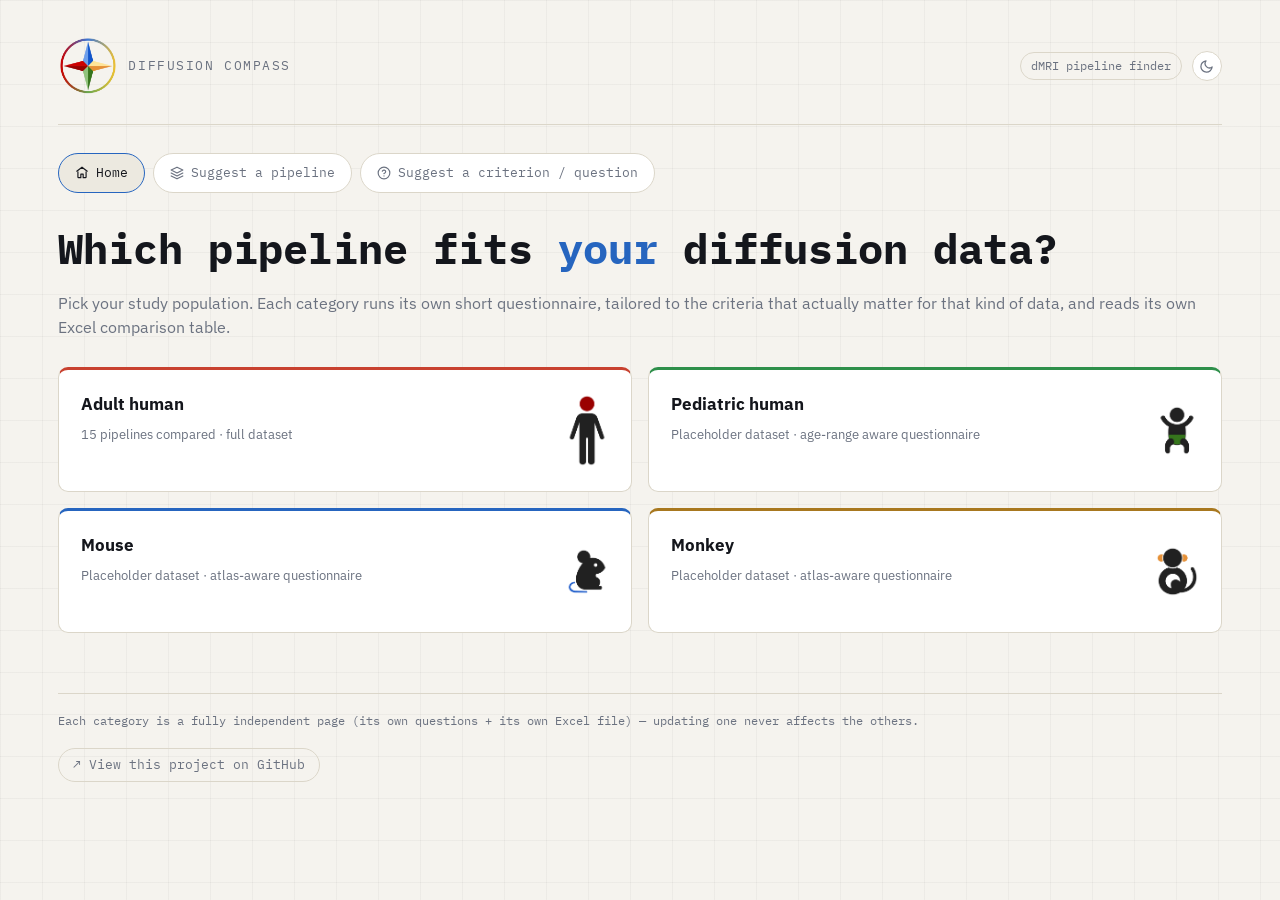
<file: index.html>
<!DOCTYPE html>
<html lang="en">
<head>
<meta charset="UTF-8">
<meta name="viewport" content="width=device-width, initial-scale=1.0">
<title>Diffusion Compass — dMRI preprocessing pipeline finder</title>
<link rel="stylesheet" href="style.css">
<script>
(function(){
  try{
    var t = localStorage.getItem('streamline-theme');
    if(!t){ t = window.matchMedia('(prefers-color-scheme: light)').matches ? 'light' : 'dark'; }
    if(t === 'light') document.documentElement.setAttribute('data-theme','light');
  }catch(e){}
})();
</script>
</head>
<body class="home">
<div class="app">
<script src="theme.js"></script>

  <header class="top">
    <a class="brand" href="index.html"><img src="image/logo.png" class="logo-img" alt="Diffusion Compass logo"> Diffusion Compass</a>
    <div class="top-right">

      <div class="theme-tag mono">dMRI pipeline finder</div>

      <button class="theme-toggle" id="themeToggle" aria-label="Toggle light / dark theme" title="Toggle light / dark theme">
      <svg class="icon-sun" viewBox="0 0 24 24" fill="none" stroke="currentColor" stroke-width="2" stroke-linecap="round"><circle cx="12" cy="12" r="4"/><path d="M12 2v2M12 20v2M4.93 4.93l1.41 1.41M17.66 17.66l1.41 1.41M2 12h2M20 12h2M4.93 19.07l1.41-1.41M17.66 6.34l1.41-1.41"/></svg>
      <svg class="icon-moon" viewBox="0 0 24 24" fill="none" stroke="currentColor" stroke-width="2" stroke-linecap="round" stroke-linejoin="round"><path d="M21 12.79A9 9 0 1 1 11.21 3 7 7 0 0 0 21 12.79z"/></svg>
    </button>

    </div>
  </header>

  <div class="tabs" role="tablist">
    <a class="tab-btn active" href="index.html"><svg viewBox="0 0 24 24" fill="none" stroke="currentColor" stroke-width="2" stroke-linecap="round" stroke-linejoin="round"><path d="M3 9l9-7 9 7"/><path d="M5 10v9a1 1 0 0 0 1 1h4v-6h4v6h4a1 1 0 0 0 1-1v-9"/></svg><span>Home</span></a>
    <a class="tab-btn" href="suggest-pipeline.html"><svg viewBox="0 0 24 24" fill="none" stroke="currentColor" stroke-width="2" stroke-linecap="round" stroke-linejoin="round"><polygon points="12 2 2 7 12 12 22 7 12 2"/><polyline points="2 17 12 22 22 17"/><polyline points="2 12 12 17 22 12"/></svg><span>Suggest a pipeline</span></a>
    <a class="tab-btn" href="suggest-criterion.html"><svg viewBox="0 0 24 24" fill="none" stroke="currentColor" stroke-width="2" stroke-linecap="round" stroke-linejoin="round"><circle cx="12" cy="12" r="10"/><path d="M9.09 9a3 3 0 0 1 5.83 1c0 2-3 3-3 3"/><line x1="12" y1="17" x2="12.01" y2="17"/></svg><span>Suggest a criterion / question</span></a>
  </div>

  <section class="intro">
    <h1>Which pipeline fits <span class="accent">your</span> diffusion data?</h1>
    <p class="lede">Pick your study population. Each category runs its own short questionnaire, tailored to the criteria that actually matter for that kind of data, and reads its own Excel comparison table.</p>

    <div class="hub-grid">
      <a class="hub-card" href="adult.html">
        <div class="hub-card-body">
          <strong>Adult human</strong>
          <span>15 pipelines compared · full dataset</span>
        </div>
        <img class="card-logo" data-dark="image/adult-logo-dark.png" data-light="image/adult-logo-light.png" alt="Adult human logo">
      </a>
      <a class="hub-card" href="pediatric.html">
        <div class="hub-card-body">
          <strong>Pediatric human</strong>
          <span>Placeholder dataset · age-range aware questionnaire</span>
        </div>
        <img class="card-logo" data-dark="image/pediatric-logo-dark.png" data-light="image/pediatric-logo-light.png" alt="Pediatric human logo">
      </a>
      <a class="hub-card" href="mouse.html">
        <div class="hub-card-body">
          <strong>Mouse</strong>
          <span>Placeholder dataset · atlas-aware questionnaire</span>
        </div>
        <img class="card-logo" data-dark="image/mouse-logo-dark.png" data-light="image/mouse-logo-light.png" alt="Mouse logo">
      </a>
      <a class="hub-card" href="monkey.html">
        <div class="hub-card-body">
          <strong>Monkey</strong>
          <span>Placeholder dataset · atlas-aware questionnaire</span>
        </div>
        <img class="card-logo" data-dark="image/monkey-logo-dark.png" data-light="image/monkey-logo-light.png" alt="Monkey logo">
      </a>
    </div>
  </section>

  <footer class="foot">
    Each category is a fully independent page (its own questions + its own Excel file) — updating one never affects the others.
    <br><br>
    <a class="btn-ghost" id="githubLink" href="#" target="_blank" rel="noopener" style="padding:6px 14px;">↗ View this project on GitHub</a>
  </footer>
</div>

<script>
const GITHUB_REPO_URL = "https://github.com/DifussionCompass/DifussionCompass";
document.getElementById('githubLink').href = GITHUB_REPO_URL;
</script>
</body>
</html>
</file>
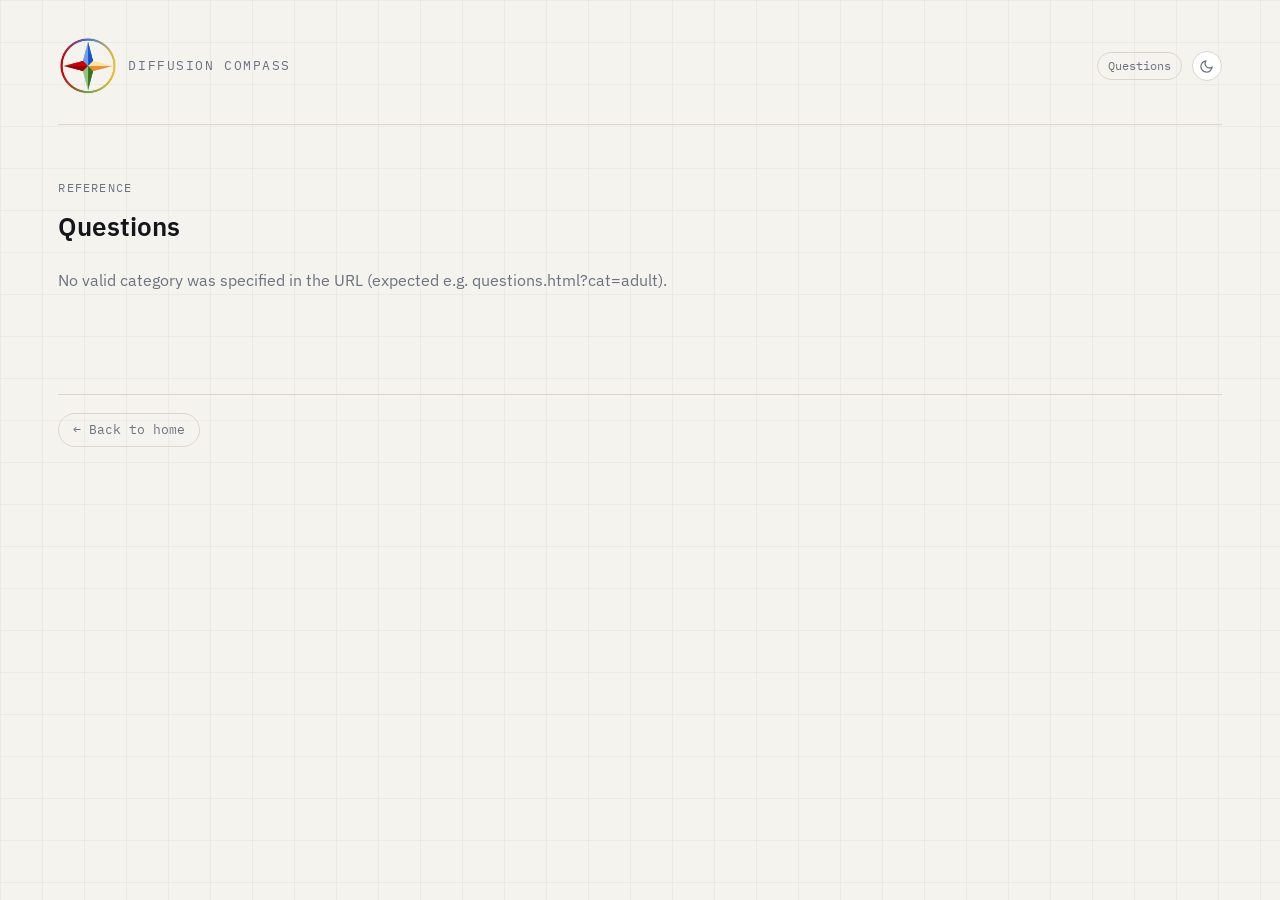
<file: questions.html>
<!DOCTYPE html>
<html lang="en">
<head>
<meta charset="UTF-8">
<meta name="viewport" content="width=device-width, initial-scale=1.0">
<title>Diffusion Compass — Questions</title>
<link rel="stylesheet" href="style.css">
<script src="categories.js"></script>
<script>
(function(){
  try{
    var t = localStorage.getItem('streamline-theme');
    if(!t){ t = window.matchMedia('(prefers-color-scheme: light)').matches ? 'light' : 'dark'; }
    if(t === 'light') document.documentElement.setAttribute('data-theme','light');
  }catch(e){}
})();
</script>
</head>
<body>
<div class="app">
<script src="theme.js"></script>

  <header class="top">
    <a class="brand" href="index.html"><img src="image/logo.png" class="logo-img" alt="Diffusion Compass logo"> Diffusion Compass</a>
    <div class="top-right">
      <div class="theme-tag mono" id="themeTag">Questions</div>
      <button class="theme-toggle" id="themeToggle" aria-label="Toggle light / dark theme" title="Toggle light / dark theme">
      <svg class="icon-sun" viewBox="0 0 24 24" fill="none" stroke="currentColor" stroke-width="2" stroke-linecap="round"><circle cx="12" cy="12" r="4"/><path d="M12 2v2M12 20v2M4.93 4.93l1.41 1.41M17.66 17.66l1.41 1.41M2 12h2M20 12h2M4.93 19.07l1.41-1.41M17.66 6.34l1.41-1.41"/></svg>
      <svg class="icon-moon" viewBox="0 0 24 24" fill="none" stroke="currentColor" stroke-width="2" stroke-linecap="round" stroke-linejoin="round"><path d="M21 12.79A9 9 0 1 1 11.21 3 7 7 0 0 0 21 12.79z"/></svg>
    </button>
    </div>
  </header>

  <div class="tabs" role="tablist" id="subNav"></div>

  <div class="q-eyebrow">Reference</div>
  <h2 class="q-title" style="margin-bottom:6px;" id="pageTitle">Questions</h2>
  <p class="lede" style="margin-bottom:22px;" id="pageLede">Every question asked in this category's quiz, and exactly how each answer affects the ranking.</p>

  <div class="load-msg" id="loadMsg"></div>
  <div id="questionList"></div>

  <footer class="foot">
    <a class="btn-ghost" href="index.html" style="padding:6px 14px;">← Back to home</a>
  </footer>
</div>

<style>
  .qs-block{
    background: var(--surface); border: 1px solid var(--line); border-radius: var(--radius);
    padding: 20px; margin-bottom: 14px;
  }
  .qs-head{ display:flex; justify-content:space-between; align-items:flex-start; gap:12px; margin-bottom: 14px; }
  .qs-eyebrow{ font-family:'IBM Plex Mono', monospace; font-size: 11.5px; color: var(--muted); text-transform:uppercase; letter-spacing:0.06em; margin-bottom:4px; }
  .qs-title{ font-size: 16px; font-weight:600; }
  .qs-type{
    font-family:'IBM Plex Mono', monospace; font-size: 11px; color: var(--muted);
    border: 1px solid var(--line); border-radius: 999px; padding: 3px 10px; white-space:nowrap; flex:none;
  }
  .qs-option{ border-top: 1px solid var(--line); padding: 12px 0; }
  .qs-option:first-of-type{ border-top:none; }
  .qs-option-label{ font-size: 14px; font-weight:500; margin-bottom: 4px; }
  .qs-option-note{ color: var(--muted); font-size: 12.5px; }
  .qs-badge{
    display:inline-block; font-family:'IBM Plex Mono', monospace; font-size: 10.5px;
    padding: 2px 8px; border-radius: 999px; margin-right:8px; vertical-align:1px;
  }
  .qs-badge.filter{ background: rgba(232,86,74,0.14); color: var(--x-axis); }
  .qs-badge.score{ background: rgba(76,140,224,0.14); color: var(--z-axis); }
  .qs-badge.none{ background: var(--surface-alt); color: var(--muted); }
</style>

<script>
const cat = getCategoryFromUrl();
const subNav = document.getElementById('subNav');
const loadMsg = document.getElementById('loadMsg');
const listEl = document.getElementById('questionList');

if(!cat){
  document.getElementById('pageLede').textContent = 'No valid category was specified in the URL (expected e.g. questions.html?cat=adult).';
} else {
  const meta = CATEGORIES[cat];
  document.getElementById('themeTag').textContent = meta.label;
  document.getElementById('pageTitle').textContent = `${meta.label} — Questions`;
  subNav.innerHTML = `
    <a class="tab-btn" href="${meta.quizPage}">Quiz</a>
    <a class="tab-btn" href="pipelines.html?cat=${cat}">Pipelines</a>
    <a class="tab-btn" href="criteria.html?cat=${cat}">Criteria</a>
    <a class="tab-btn active" href="questions.html?cat=${cat}">Questions</a>
  `;

  loadMsg.innerHTML = '<span class="spinner"></span>Loading ' + meta.questionsFile + '…';

  const script = document.createElement('script');
  script.src = meta.questionsFile;
  script.onload = () => {
    const QUESTIONS = window.QUESTIONS || [];
    loadMsg.textContent = `✓ ${QUESTIONS.length} questions loaded from ${meta.questionsFile}`;
    QUESTIONS.forEach(q=>{
      const block = document.createElement('div');
      block.className = 'qs-block';
      const typeLabel = q.type === 'multi' ? 'Select all that apply' : 'Single choice';
      let optionsHtml = '';
      q.options.forEach(opt=>{
        let badge = '<span class="qs-badge none">No effect</span>';
        if(opt.filter) badge = '<span class="qs-badge filter">Blocking filter</span>';
        else if(opt.score) badge = '<span class="qs-badge score">Preference score</span>';
        optionsHtml += `
          <div class="qs-option">
            <div class="qs-option-label">${badge}${opt.label}</div>
            <div class="qs-option-note">${opt.note || ''}</div>
          </div>`;
      });
      block.innerHTML = `
        <div class="qs-head">
          <div>
            <div class="qs-eyebrow">${q.eyebrow || ''}</div>
            <div class="qs-title">${q.title}</div>
          </div>
          <div class="qs-type">${typeLabel}</div>
        </div>
        ${optionsHtml}
      `;
      listEl.appendChild(block);
    });
  };
  script.onerror = () => {
    loadMsg.className = 'load-msg err';
    loadMsg.textContent = `Error: could not load ${meta.questionsFile}`;
  };
  document.head.appendChild(script);
}
</script>
</body>
</html>
</file>
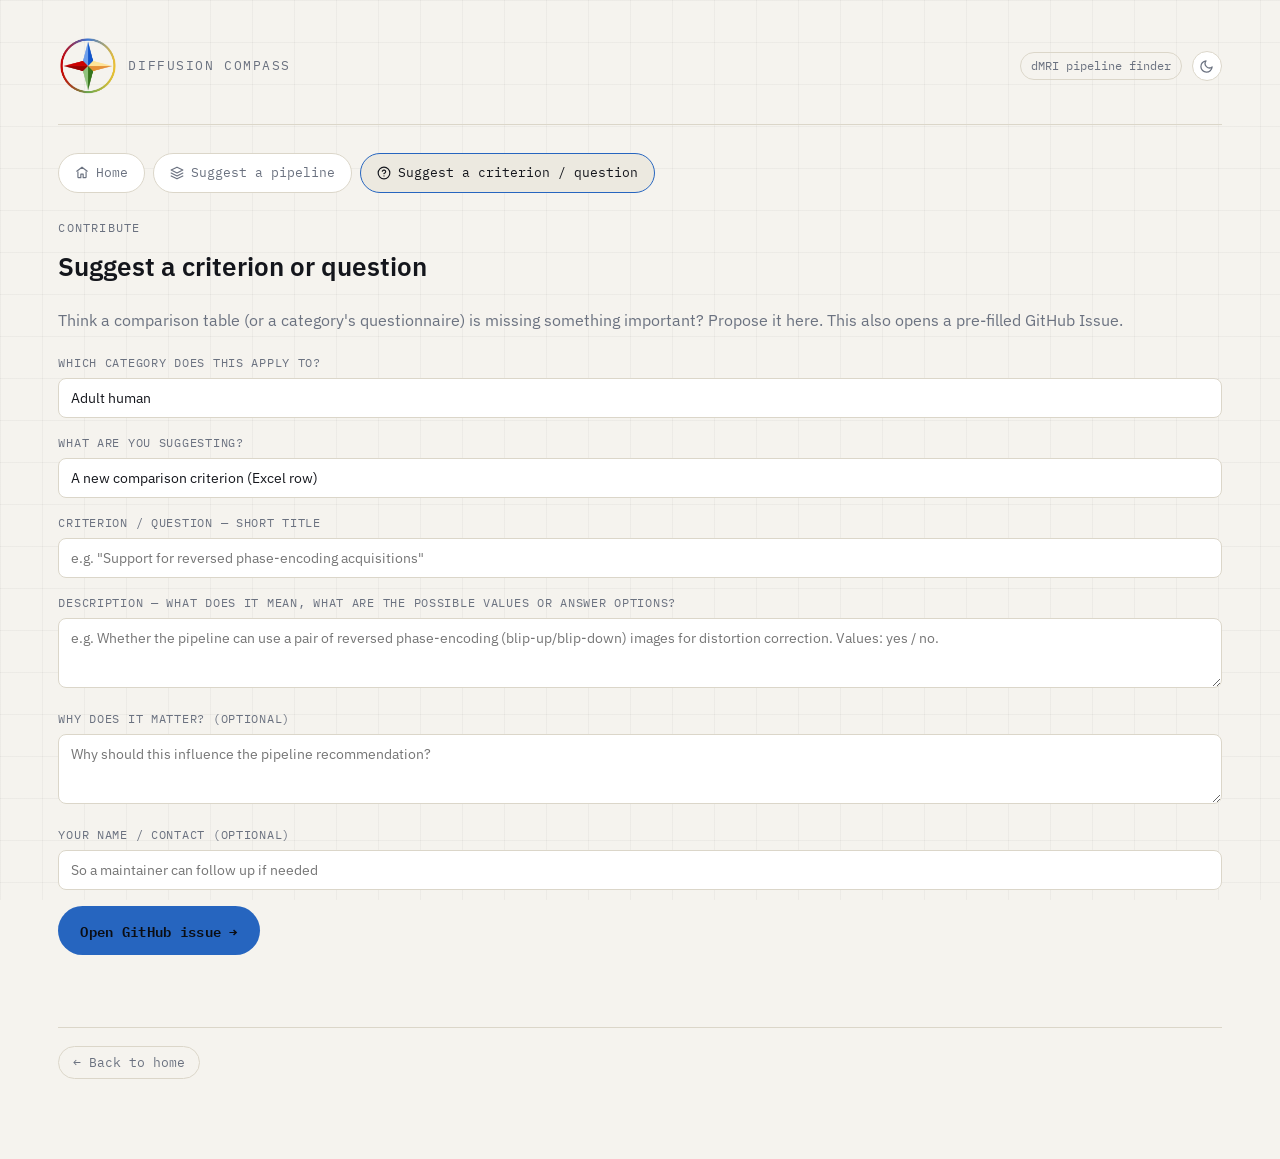
<file: suggest-criterion.html>
<!DOCTYPE html>
<html lang="en">
<head>
<meta charset="UTF-8">
<meta name="viewport" content="width=device-width, initial-scale=1.0">
<title>Diffusion Compass — Suggest a criterion / question</title>
<link rel="stylesheet" href="style.css">
<script>
(function(){
  try{
    var t = localStorage.getItem('streamline-theme');
    if(!t){ t = window.matchMedia('(prefers-color-scheme: light)').matches ? 'light' : 'dark'; }
    if(t === 'light') document.documentElement.setAttribute('data-theme','light');
  }catch(e){}
})();
</script>
</head>
<body>
<div class="app">
<script src="theme.js"></script>

  <header class="top">
    <a class="brand" href="index.html"><img src="image/logo.png" class="logo-img" alt="Diffusion Compass logo"> Diffusion Compass</a>
    <div class="top-right">

      <div class="theme-tag mono">dMRI pipeline finder</div>

      <button class="theme-toggle" id="themeToggle" aria-label="Toggle light / dark theme" title="Toggle light / dark theme">
      <svg class="icon-sun" viewBox="0 0 24 24" fill="none" stroke="currentColor" stroke-width="2" stroke-linecap="round"><circle cx="12" cy="12" r="4"/><path d="M12 2v2M12 20v2M4.93 4.93l1.41 1.41M17.66 17.66l1.41 1.41M2 12h2M20 12h2M4.93 19.07l1.41-1.41M17.66 6.34l1.41-1.41"/></svg>
      <svg class="icon-moon" viewBox="0 0 24 24" fill="none" stroke="currentColor" stroke-width="2" stroke-linecap="round" stroke-linejoin="round"><path d="M21 12.79A9 9 0 1 1 11.21 3 7 7 0 0 0 21 12.79z"/></svg>
    </button>

    </div>
  </header>

  <div class="tabs" role="tablist">
    <a class="tab-btn" href="index.html"><svg viewBox="0 0 24 24" fill="none" stroke="currentColor" stroke-width="2" stroke-linecap="round" stroke-linejoin="round"><path d="M3 9l9-7 9 7"/><path d="M5 10v9a1 1 0 0 0 1 1h4v-6h4v6h4a1 1 0 0 0 1-1v-9"/></svg><span>Home</span></a>
    <a class="tab-btn" href="suggest-pipeline.html"><svg viewBox="0 0 24 24" fill="none" stroke="currentColor" stroke-width="2" stroke-linecap="round" stroke-linejoin="round"><polygon points="12 2 2 7 12 12 22 7 12 2"/><polyline points="2 17 12 22 22 17"/><polyline points="2 12 12 17 22 12"/></svg><span>Suggest a pipeline</span></a>
    <a class="tab-btn active" href="suggest-criterion.html"><svg viewBox="0 0 24 24" fill="none" stroke="currentColor" stroke-width="2" stroke-linecap="round" stroke-linejoin="round"><circle cx="12" cy="12" r="10"/><path d="M9.09 9a3 3 0 0 1 5.83 1c0 2-3 3-3 3"/><line x1="12" y1="17" x2="12.01" y2="17"/></svg><span>Suggest a criterion / question</span></a>
  </div>

  <div class="q-eyebrow">Contribute</div>
  <h2 class="q-title" style="margin-bottom:6px;">Suggest a criterion or question</h2>
  <p class="lede" style="margin-bottom:22px;">Think a comparison table (or a category's questionnaire) is missing something important? Propose it here. This also opens a pre-filled GitHub Issue.</p>

  <form id="criterionForm">
    <div class="field">
      <label for="cf-category">Which category does this apply to?</label>
      <select id="cf-category">
        <option value="Adult human">Adult human</option>
        <option value="Pediatric human">Pediatric human</option>
        <option value="Mouse">Mouse</option>
        <option value="Monkey">Monkey</option>
        <option value="All categories">All categories</option>
      </select>
    </div>

    <div class="field">
      <label for="cf-type">What are you suggesting?</label>
      <select id="cf-type">
        <option value="A new comparison criterion (Excel row)">A new comparison criterion (Excel row)</option>
        <option value="A new quiz question">A new quiz question</option>
        <option value="A change to an existing criterion/question">A change to an existing criterion/question</option>
      </select>
    </div>

    <div class="field">
      <label for="cf-title">Criterion / question — short title</label>
      <input type="text" id="cf-title" placeholder="e.g. &quot;Support for reversed phase-encoding acquisitions&quot;" required>
    </div>

    <div class="field">
      <label for="cf-desc">Description — what does it mean, what are the possible values or answer options?</label>
      <textarea id="cf-desc" placeholder="e.g. Whether the pipeline can use a pair of reversed phase-encoding (blip-up/blip-down) images for distortion correction. Values: yes / no." required></textarea>
    </div>

    <div class="field">
      <label for="cf-why">Why does it matter? (optional)</label>
      <textarea id="cf-why" placeholder="Why should this influence the pipeline recommendation?"></textarea>
    </div>

    <div class="field">
      <label for="cf-contact">Your name / contact (optional)</label>
      <input type="text" id="cf-contact" placeholder="So a maintainer can follow up if needed">
    </div>

    <button type="submit" class="btn-primary">Open GitHub issue →</button>
    <div class="submit-msg" id="cf-msg"></div>
  </form>

  <footer class="foot">
    <a class="btn-ghost" href="index.html" style="padding:6px 14px;">← Back to home</a>
  </footer>
</div>

<script>
const GITHUB_REPO_URL = "https://github.com/DifussionCompass/DifussionCompass";

document.getElementById('criterionForm').addEventListener('submit', (e)=>{
  e.preventDefault();
  const category = document.getElementById('cf-category').value;
  const type = document.getElementById('cf-type').value;
  const title = document.getElementById('cf-title').value.trim();
  const desc = document.getElementById('cf-desc').value.trim();
  const why = document.getElementById('cf-why').value.trim();
  const contact = document.getElementById('cf-contact').value.trim();

  let body = `**Category:** ${category}\n**Type:** ${type}\n**Title:** ${title}\n\n**Description:**\n${desc}\n`;
  if(why) body += `\n**Why it matters:**\n${why}\n`;
  if(contact) body += `\n**Submitted by:** ${contact}\n`;
  body += `\n---\n*Submitted via the "Suggest a criterion / question" form.*`;

  const issueTitle = `[Criterion suggestion] ${title} (${category})`;
  const url = `${GITHUB_REPO_URL}/issues/new?title=${encodeURIComponent(issueTitle)}&body=${encodeURIComponent(body)}`;
  window.open(url, '_blank', 'noopener');
  document.getElementById('cf-msg').textContent = 'Opening a pre-filled GitHub issue in a new tab — review it and click "Submit new issue" there to finish.';
});
</script>
</body>
</html>
</file>
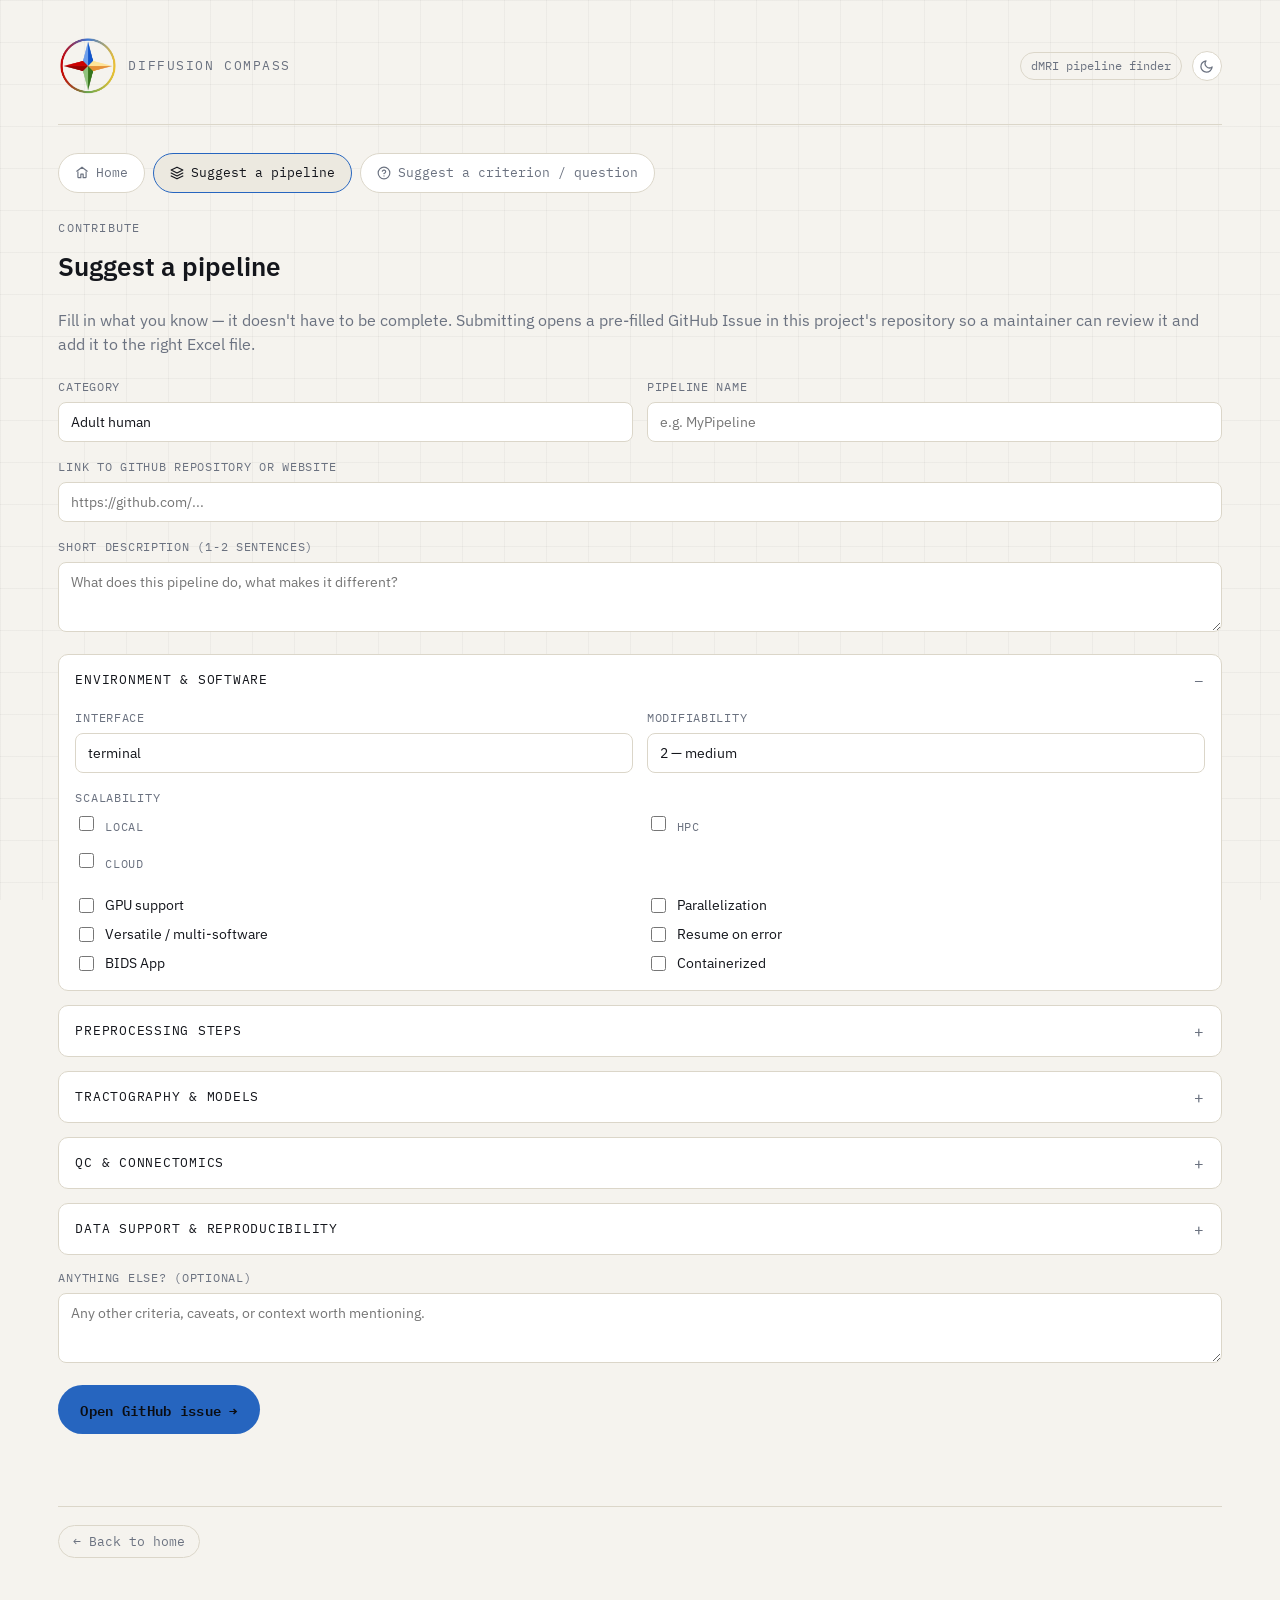
<file: suggest-pipeline.html>
<!DOCTYPE html>
<html lang="en">
<head>
<meta charset="UTF-8">
<meta name="viewport" content="width=device-width, initial-scale=1.0">
<title>Diffusion Compass — Suggest a pipeline</title>
<link rel="stylesheet" href="style.css">
<script>
(function(){
  try{
    var t = localStorage.getItem('streamline-theme');
    if(!t){ t = window.matchMedia('(prefers-color-scheme: light)').matches ? 'light' : 'dark'; }
    if(t === 'light') document.documentElement.setAttribute('data-theme','light');
  }catch(e){}
})();
</script>
</head>
<body>
<div class="app">
<script src="theme.js"></script>

  <header class="top">
    <a class="brand" href="index.html"><img src="image/logo.png" class="logo-img" alt="Diffusion Compass logo"> Diffusion Compass</a>
    <div class="top-right">

      <div class="theme-tag mono">dMRI pipeline finder</div>

      <button class="theme-toggle" id="themeToggle" aria-label="Toggle light / dark theme" title="Toggle light / dark theme">
      <svg class="icon-sun" viewBox="0 0 24 24" fill="none" stroke="currentColor" stroke-width="2" stroke-linecap="round"><circle cx="12" cy="12" r="4"/><path d="M12 2v2M12 20v2M4.93 4.93l1.41 1.41M17.66 17.66l1.41 1.41M2 12h2M20 12h2M4.93 19.07l1.41-1.41M17.66 6.34l1.41-1.41"/></svg>
      <svg class="icon-moon" viewBox="0 0 24 24" fill="none" stroke="currentColor" stroke-width="2" stroke-linecap="round" stroke-linejoin="round"><path d="M21 12.79A9 9 0 1 1 11.21 3 7 7 0 0 0 21 12.79z"/></svg>
    </button>

    </div>
  </header>

  <div class="tabs" role="tablist">
    <a class="tab-btn" href="index.html"><svg viewBox="0 0 24 24" fill="none" stroke="currentColor" stroke-width="2" stroke-linecap="round" stroke-linejoin="round"><path d="M3 9l9-7 9 7"/><path d="M5 10v9a1 1 0 0 0 1 1h4v-6h4v6h4a1 1 0 0 0 1-1v-9"/></svg><span>Home</span></a>
    <a class="tab-btn active" href="suggest-pipeline.html"><svg viewBox="0 0 24 24" fill="none" stroke="currentColor" stroke-width="2" stroke-linecap="round" stroke-linejoin="round"><polygon points="12 2 2 7 12 12 22 7 12 2"/><polyline points="2 17 12 22 22 17"/><polyline points="2 12 12 17 22 12"/></svg><span>Suggest a pipeline</span></a>
    <a class="tab-btn" href="suggest-criterion.html"><svg viewBox="0 0 24 24" fill="none" stroke="currentColor" stroke-width="2" stroke-linecap="round" stroke-linejoin="round"><circle cx="12" cy="12" r="10"/><path d="M9.09 9a3 3 0 0 1 5.83 1c0 2-3 3-3 3"/><line x1="12" y1="17" x2="12.01" y2="17"/></svg><span>Suggest a criterion / question</span></a>
  </div>

  <div class="q-eyebrow">Contribute</div>
  <h2 class="q-title" style="margin-bottom:6px;">Suggest a pipeline</h2>
  <p class="lede" style="margin-bottom:22px;">Fill in what you know — it doesn't have to be complete. Submitting opens a pre-filled GitHub Issue in this project's repository so a maintainer can review it and add it to the right Excel file.</p>

  <form id="pipelineForm">
    <div class="field-row">
      <div class="field">
        <label for="pf-category">Category</label>
        <select id="pf-category">
          <option value="Adult human">Adult human</option>
          <option value="Pediatric human">Pediatric human</option>
          <option value="Mouse">Mouse</option>
          <option value="Monkey">Monkey</option>
        </select>
      </div>
      <div class="field">
        <label for="pf-name">Pipeline name</label>
        <input type="text" id="pf-name" placeholder="e.g. MyPipeline" required>
      </div>
    </div>

    <div class="field">
      <label for="pf-link">Link to GitHub repository or website</label>
      <input type="url" id="pf-link" placeholder="https://github.com/..." required>
    </div>

    <div class="field">
      <label for="pf-desc">Short description (1-2 sentences)</label>
      <textarea id="pf-desc" placeholder="What does this pipeline do, what makes it different?"></textarea>
    </div>

    <div class="field" id="pf-extra-wrap" style="display:none;">
      <label id="pf-extra-label" for="pf-extra">Category-specific info</label>
      <input type="text" id="pf-extra">
      <div class="hint" id="pf-extra-hint"></div>
    </div>

    <details class="form-section" open>
      <summary>Environment &amp; software</summary>
      <div class="form-section-body">
        <div class="field-row">
          <div class="field">
            <label for="pf-interface">Interface</label>
            <select id="pf-interface">
              <option value="terminal">terminal</option>
              <option value="gui">gui</option>
              <option value="web">web</option>
              <option value="gui+terminal">gui+terminal</option>
            </select>
          </div>
          <div class="field">
            <label for="pf-modifiability">Modifiability</label>
            <select id="pf-modifiability">
              <option value="1">1 — low</option>
              <option value="2" selected>2 — medium</option>
              <option value="3">3 — high</option>
            </select>
          </div>
        </div>
        <div class="field">
          <label>Scalability</label>
          <div class="checkbox-grid">
            <label class="checkbox-item"><input type="checkbox" data-field="scal-local"> Local</label>
            <label class="checkbox-item"><input type="checkbox" data-field="scal-hpc"> HPC</label>
            <label class="checkbox-item"><input type="checkbox" data-field="scal-cloud"> Cloud</label>
          </div>
        </div>
        <div class="checkbox-grid">
          <label class="checkbox-item"><input type="checkbox" data-field="gpu"> GPU support</label>
          <label class="checkbox-item"><input type="checkbox" data-field="parallel"> Parallelization</label>
          <label class="checkbox-item"><input type="checkbox" data-field="polyvalent"> Versatile / multi-software</label>
          <label class="checkbox-item"><input type="checkbox" data-field="resume"> Resume on error</label>
          <label class="checkbox-item"><input type="checkbox" data-field="bids"> BIDS App</label>
          <label class="checkbox-item"><input type="checkbox" data-field="containerized"> Containerized</label>
        </div>
      </div>
    </details>

    <details class="form-section">
      <summary>Preprocessing steps</summary>
      <div class="form-section-body">
        <div class="checkbox-grid">
          <label class="checkbox-item"><input type="checkbox" data-field="gradientCheck"> Gradient direction check</label>
          <label class="checkbox-item"><input type="checkbox" data-field="mppca"> MP-PCA denoising</label>
          <label class="checkbox-item"><input type="checkbox" data-field="gibbs"> Gibbs unringing</label>
          <label class="checkbox-item"><input type="checkbox" data-field="b1"> B1 bias field correction</label>
          <label class="checkbox-item"><input type="checkbox" data-field="motion"> Head motion correction</label>
          <label class="checkbox-item"><input type="checkbox" data-field="fieldmapless"> Fieldmapless distortion correction</label>
          <label class="checkbox-item"><input type="checkbox" data-field="htmlReport"> HTML report</label>
        </div>
      </div>
    </details>

    <details class="form-section">
      <summary>Tractography &amp; models</summary>
      <div class="form-section-body">
        <div class="checkbox-grid">
          <label class="checkbox-item"><input type="checkbox" data-field="tractography"> Tractography step</label>
          <label class="checkbox-item"><input type="checkbox" data-field="dki"> DKI model</label>
          <label class="checkbox-item"><input type="checkbox" data-field="noddi"> NODDI model</label>
          <label class="checkbox-item"><input type="checkbox" data-field="freewater"> Free-water elimination</label>
          <label class="checkbox-item"><input type="checkbox" data-field="fodf"> fODF / CSD reconstruction</label>
        </div>
      </div>
    </details>

    <details class="form-section">
      <summary>QC &amp; connectomics</summary>
      <div class="form-section-body">
        <div class="checkbox-grid">
          <label class="checkbox-item"><input type="checkbox" data-field="qcBoilerplate"> QC automated boilerplate</label>
          <label class="checkbox-item"><input type="checkbox" data-field="qcQuant"> QC quantitative metrics</label>
          <label class="checkbox-item"><input type="checkbox" data-field="qcVisual"> QC interactive visualization</label>
          <label class="checkbox-item"><input type="checkbox" data-field="connectivity"> Structural connectivity matrix</label>
          <label class="checkbox-item"><input type="checkbox" data-field="biasCorrection"> Tractography bias correction</label>
          <label class="checkbox-item"><input type="checkbox" data-field="tractometry"> Tractometry</label>
        </div>
      </div>
    </details>

    <details class="form-section">
      <summary>Data support &amp; reproducibility</summary>
      <div class="form-section-body">
        <div class="checkbox-grid">
          <label class="checkbox-item"><input type="checkbox" data-field="multiShell"> Multi shell</label>
          <label class="checkbox-item"><input type="checkbox" data-field="cartesian"> Cartesian acquisition</label>
          <label class="checkbox-item"><input type="checkbox" data-field="compressedSensing"> Compressed sensing</label>
          <label class="checkbox-item"><input type="checkbox" data-field="testRetest"> Test-retest reproducibility documented</label>
          <label class="checkbox-item"><input type="checkbox" data-field="signalDrift"> Signal drift correction</label>
        </div>
        <div class="field-row" style="margin-top:12px;">
          <div class="field">
            <label for="pf-hpclevel">HPC production readiness</label>
            <select id="pf-hpclevel">
              <option value="1">1 — supported</option>
              <option value="2">2 — optimized/recommended</option>
            </select>
          </div>
          <div class="field">
            <label for="pf-activity">Maintenance activity</label>
            <select id="pf-activity">
              <option value="1">1 — nearly frozen</option>
              <option value="2">2 — slow</option>
              <option value="3" selected>3 — active</option>
              <option value="4">4 — very active</option>
            </select>
          </div>
        </div>
      </div>
    </details>

    <div class="field">
      <label for="pf-notes">Anything else? (optional)</label>
      <textarea id="pf-notes" placeholder="Any other criteria, caveats, or context worth mentioning."></textarea>
    </div>

    <button type="submit" class="btn-primary">Open GitHub issue →</button>
    <div class="submit-msg" id="pf-msg"></div>
  </form>

  <footer class="foot">
    <a class="btn-ghost" href="index.html" style="padding:6px 14px;">← Back to home</a>
  </footer>
</div>

<script>
const GITHUB_REPO_URL = "https://github.com/DifussionCompass/DifussionCompass";

const extraByCategory = {
  "Adult human": null,
  "Pediatric human": { label: "Supported / validated age range", hint: "e.g. \"neonates, infants\" or \"children, adolescents\" — maps to the ageRange criterion", placeholder: "children, adolescents" },
  "Mouse": { label: "Supported reference atlas", hint: "e.g. \"Allen Mouse Brain Atlas\" or \"Waxholm Space\" — maps to the atlasSupport criterion", placeholder: "Allen Mouse Brain Atlas" },
  "Monkey": { label: "Supported reference atlas", hint: "e.g. \"NMT\", \"D99\", \"INIA19\" — maps to the atlasSupport criterion", placeholder: "NMT" },
};

function updateExtraField(){
  const cat = document.getElementById('pf-category').value;
  const wrap = document.getElementById('pf-extra-wrap');
  const info = extraByCategory[cat];
  if(info){
    wrap.style.display = 'block';
    document.getElementById('pf-extra-label').textContent = info.label;
    document.getElementById('pf-extra-hint').textContent = info.hint;
    document.getElementById('pf-extra').placeholder = info.placeholder;
  } else {
    wrap.style.display = 'none';
  }
}
document.getElementById('pf-category').addEventListener('change', updateExtraField);
updateExtraField();

document.getElementById('pipelineForm').addEventListener('submit', (e)=>{
  e.preventDefault();
  const category = document.getElementById('pf-category').value;
  const name = document.getElementById('pf-name').value.trim();
  const link = document.getElementById('pf-link').value.trim();
  const desc = document.getElementById('pf-desc').value.trim();
  const notes = document.getElementById('pf-notes').value.trim();
  const extra = document.getElementById('pf-extra').value.trim();

  const scal = [];
  if(document.querySelector('[data-field="scal-local"]').checked) scal.push('local');
  if(document.querySelector('[data-field="scal-hpc"]').checked) scal.push('hpc');
  if(document.querySelector('[data-field="scal-cloud"]').checked) scal.push('cloud');

  const boolFields = ["gpu","parallel","polyvalent","resume","bids","containerized","gradientCheck","mppca","gibbs",
    "b1","motion","fieldmapless","htmlReport","tractography","dki","noddi","freewater","fodf","qcBoilerplate",
    "qcQuant","qcVisual","connectivity","biasCorrection","tractometry","multiShell","cartesian","compressedSensing",
    "testRetest","signalDrift"];

  let body = `**Category:** ${category}\n**Pipeline name:** ${name}\n**Link:** ${link}\n`;
  if(desc) body += `**Description:** ${desc}\n`;
  if(extra) body += `**${extraByCategory[category] ? extraByCategory[category].label : 'Category-specific info'}:** ${extra}\n`;
  body += `\n| criterion_id | value |\n|---|---|\n`;
  body += `| interface | ${document.getElementById('pf-interface').value} |\n`;
  body += `| modifiability | ${document.getElementById('pf-modifiability').value} |\n`;
  body += `| hpcLevel | ${document.getElementById('pf-hpclevel').value} |\n`;
  body += `| activity | ${document.getElementById('pf-activity').value} |\n`;
  body += `| scalability | ${scal.join(',') || '(none selected)'} |\n`;
  boolFields.forEach(f=>{
    const checked = document.querySelector(`[data-field="${f}"]`).checked;
    body += `| ${f} | ${checked ? 'yes' : 'no'} |\n`;
  });
  if(notes) body += `\n**Additional notes:**\n${notes}\n`;
  body += `\n---\n*Submitted via the "Suggest a pipeline" form.*`;

  const title = `[Pipeline suggestion] ${name} (${category})`;
  const url = `${GITHUB_REPO_URL}/issues/new?title=${encodeURIComponent(title)}&body=${encodeURIComponent(body)}`;
  window.open(url, '_blank', 'noopener');
  document.getElementById('pf-msg').textContent = 'Opening a pre-filled GitHub issue in a new tab — review it and click "Submit new issue" there to finish.';
});
</script>
</body>
</html>
</file>
<file: style.css>
@import url('https://fonts.googleapis.com/css2?family=IBM+Plex+Mono:wght@400;500;600;700&family=IBM+Plex+Sans:wght@400;500;600;700&display=swap');

:root{
  --bg: #0B0D12;
  --surface: #151822;
  --surface-alt: #1D212D;
  --line: #2A2F3D;
  --text: #ECEAE3;
  --muted: #8B93A7;
  --x-axis: #E8564A; /* left-right */
  --y-axis: #63BF7C; /* anterior-posterior */
  --z-axis: #4C8CE0; /* superior-inferior */
  --gold: #E0B24C;
  --radius: 10px;
  --grid-line: rgba(255,255,255,0.02);
}

:root[data-theme="light"]{
  --bg: #F5F3EE;
  --surface: #FFFFFF;
  --surface-alt: #ECE9E0;
  --line: #DBD6C9;
  --text: #14161C;
  --muted: #6B7280;
  --x-axis: #C8412F;
  --y-axis: #2E8F4A;
  --z-axis: #2665BF;
  --gold: #A8781F;
  --grid-line: rgba(20,22,28,0.035);
}

*{ box-sizing: border-box; }
html,body{ margin:0; padding:0; }
body{
  background: var(--bg);
  color: var(--text);
  font-family: 'IBM Plex Sans', sans-serif;
  min-height: 100vh;
  line-height: 1.5;
}
::selection{ background: var(--z-axis); color:#0B0D12; }
.mono{ font-family: 'IBM Plex Mono', monospace; }
a, button{ font-family: inherit; }

body::before{
  content:"";
  position: fixed; inset:0;
  background-image:
    linear-gradient(var(--grid-line) 1px, transparent 1px),
    linear-gradient(90deg, var(--grid-line) 1px, transparent 1px);
  background-size: 42px 42px;
  pointer-events: none;
  z-index: 0;
}

.app{
  position: relative; z-index: 1;
  max-width: min(94vw, 1600px); margin: 0 auto;
  padding: 32px 20px 80px;
  min-height: 100vh;
  display:flex; flex-direction: column;
}

header.top{
  display:flex; align-items:center; justify-content:space-between;
  padding: 4px 0 28px;
  border-bottom: 1px solid var(--line);
  margin-bottom: 28px;
}
.brand{
  font-family:'IBM Plex Mono', monospace; font-size: 13px;
  letter-spacing: 0.12em; text-transform: uppercase;
  color: var(--muted); display:flex; align-items:center; gap:10px;
  text-decoration:none;
}
.brand .logo-img{ width:60px; height:60px; display:inline-block; object-fit: contain; vertical-align:-20px; }

.theme-tag{
  font-family:'IBM Plex Mono', monospace; font-size: 12px; color: var(--muted);
  border: 1px solid var(--line); padding: 4px 10px; border-radius: 999px;
}

.top-right{ display:flex; align-items:center; gap:10px; }

.theme-toggle{
  width:30px; height:30px; border-radius: 50%;
  border: 1px solid var(--line); background: var(--surface);
  color: var(--muted); cursor:pointer;
  display:flex; align-items:center; justify-content:center;
  transition: border-color .15s ease, color .15s ease;
  flex: none;
}
.theme-toggle:hover{ border-color: var(--z-axis); color: var(--text); }
.theme-toggle svg{ width:15px; height:15px; }
.theme-toggle .icon-moon{ display:none; }
:root[data-theme="light"] .theme-toggle .icon-sun{ display:none; }
:root[data-theme="light"] .theme-toggle .icon-moon{ display:block; }

.streamline-wrap{ margin-bottom: 30px; }
.streamline-wrap svg{ width:100%; height:46px; display:block; }
.streamline-label{
  display:flex; justify-content:space-between;
  font-family:'IBM Plex Mono', monospace; font-size: 11px; color: var(--muted);
  margin-top: 6px; text-transform: uppercase; letter-spacing: 0.08em;
}

.screen{ display:none; flex:1; flex-direction: column; }
.screen.active{ display:flex; }
@media (prefers-reduced-motion: no-preference){
  .screen.active{ animation: rise 480ms cubic-bezier(.2,.8,.2,1); }
}
@keyframes rise{ from{ opacity:0; transform: translateY(10px); } to{ opacity:1; transform: translateY(0); } }

.intro h1{
  font-family: 'IBM Plex Mono', monospace; font-weight: 700;
  font-size: clamp(28px, 5vw, 42px); line-height: 1.15; margin: 6px 0 18px;
}
.intro h1 .accent{ color: var(--z-axis); }
.lede{ color: var(--muted); font-size: 16px; max-width: none; margin-bottom: 28px; }
.intro .facts{ display:grid; grid-template-columns: repeat(3, 1fr); gap: 12px; margin-bottom: 34px; }
.fact{ background: var(--surface); border: 1px solid var(--line); border-radius: var(--radius); padding: 14px; }
.fact b{ display:block; font-family:'IBM Plex Mono', monospace; font-size: 22px; margin-bottom: 2px; }
.fact span{ color: var(--muted); font-size: 12.5px; }
.fact:nth-child(1) b{ color: var(--x-axis); }
.fact:nth-child(2) b{ color: var(--y-axis); }
.fact:nth-child(3) b{ color: var(--z-axis); }

.load-msg{
  font-family:'IBM Plex Mono', monospace; font-size: 12.5px; color: var(--muted);
  margin-bottom: 22px; min-height: 18px;
}
.load-msg.err{ color: var(--x-axis); }

.btn-primary{
  align-self: flex-start; background: var(--z-axis); color: #0B0D12; border: none;
  font-family: 'IBM Plex Mono', monospace; font-weight: 600; font-size: 14px; letter-spacing: 0.02em;
  padding: 13px 22px; border-radius: 999px; cursor: pointer;
  transition: transform .15s ease, box-shadow .15s ease;
}
.btn-primary:hover{ transform: translateY(-1px); box-shadow: 0 6px 20px rgba(76,140,224,0.25); }
.btn-primary:disabled{ opacity:.35; cursor:not-allowed; box-shadow:none; transform:none; }

.btn-ghost{
  background: transparent; color: var(--muted); border: 1px solid var(--line);
  font-family: 'IBM Plex Mono', monospace; font-size: 13px; padding: 10px 16px;
  border-radius: 999px; cursor:pointer; text-decoration:none; display:inline-block;
}
.btn-ghost:hover{ color: var(--text); border-color: var(--muted); }

.q-eyebrow{
  font-family:'IBM Plex Mono', monospace; font-size: 12px; color: var(--muted);
  text-transform: uppercase; letter-spacing: 0.1em; margin-bottom: 10px;
}
.q-title{ font-size: clamp(20px, 3.4vw, 26px); font-weight: 600; margin: 0 0 8px; max-width: none; }
.q-hint{
  font-family:'IBM Plex Mono', monospace; font-size: 12px; color: var(--z-axis);
  text-transform: uppercase; letter-spacing: 0.05em; margin-bottom: 16px; min-height: 15px;
}
.options{ display:flex; flex-direction:column; gap:10px; margin-bottom: 24px; }
.option{
  display:flex; align-items:center; gap:12px; background: var(--surface); border: 1px solid var(--line);
  border-radius: var(--radius); padding: 14px 16px; cursor:pointer; text-align:left; color: var(--text);
  font-size: 15px; transition: border-color .15s ease, background .15s ease; width:100%;
}
.option:hover{ border-color: var(--y-axis); }
.option:focus-visible{ outline: 2px solid var(--z-axis); outline-offset: 2px; }
.option .mark{
  width:18px; height:18px; flex: none; border: 1.5px solid var(--muted); border-radius: 5px;
  display:flex; align-items:center; justify-content:center;
}
.option.radio .mark{ border-radius: 50%; }
.option .mark::after{
  content:""; width:9px; height:9px; border-radius: inherit; background: var(--z-axis);
  opacity:0; transform: scale(.4); transition: all .12s ease;
}
.option.checked{ border-color: var(--z-axis); background: var(--surface-alt); }
.option.checked .mark::after{ opacity:1; transform: scale(1); }

.q-nav{ display:flex; gap:10px; align-items:center; margin-top:auto; padding-top: 10px; }

.result-head{ margin-bottom: 22px; }
.result-head .q-eyebrow{ color: var(--gold); }
.result-head h2{ font-size: clamp(22px,4vw,30px); margin: 6px 0 8px; font-family:'IBM Plex Mono', monospace; }
.result-head p{ color: var(--muted); max-width: none; }

.rank-card{
  position: relative; background: var(--surface); border: 1px solid var(--line);
  border-radius: var(--radius); padding: 20px; margin-bottom: 14px;
}
.rank-card.first{ border-color: var(--gold); background: linear-gradient(180deg, rgba(224,178,76,0.08), var(--surface)); }
.rank-row{ display:flex; justify-content:space-between; align-items:flex-start; gap: 14px; margin-bottom: 10px; }
.rank-num{ font-family:'IBM Plex Mono', monospace; font-size: 12px; color: var(--muted); }
.rank-name{ font-size: 19px; font-weight:600; margin: 2px 0 4px; }
.rank-desc{ color: var(--muted); font-size: 13.5px; max-width: none; }
.rank-score{ text-align:right; flex:none; }
.rank-score b{ font-family:'IBM Plex Mono', monospace; font-size: 20px; }
.rank-score span{ display:block; font-size:11px; color: var(--muted); }

.score-bar{ height:6px; border-radius:4px; background: var(--surface-alt); overflow:hidden; margin: 10px 0 12px; }
.score-bar i{ display:block; height:100%; background: linear-gradient(90deg, var(--x-axis), var(--y-axis), var(--z-axis)); }

.chips{ display:flex; flex-wrap:wrap; gap:6px; }
.chip{
  font-family:'IBM Plex Mono', monospace; font-size: 11px; color: var(--text);
  background: var(--surface-alt); border: 1px solid var(--line); padding: 4px 9px; border-radius: 999px;
  text-decoration:none; display:inline-block;
}
.chip.warn{ border-color: var(--x-axis); color: var(--x-axis); }
a.chip:hover{ border-color: var(--z-axis); color: var(--z-axis); }

.visit-link{
  display:inline-flex; align-items:center; gap:6px;
  font-family:'IBM Plex Mono', monospace; font-size: 13px; font-weight:600;
  color: #0B0D12; background: var(--z-axis);
  padding: 9px 16px; border-radius: 999px; text-decoration:none;
  margin: 2px 0 12px; transition: transform .15s ease, box-shadow .15s ease;
}
.visit-link:hover{ transform: translateY(-1px); box-shadow: 0 6px 16px rgba(76,140,224,0.3); }
:root[data-theme="light"] .visit-link{ color: #FFFFFF; }

.filters-note{
  font-family:'IBM Plex Mono', monospace; font-size: 12px; color: var(--muted);
  border-left: 2px solid var(--z-axis); padding: 8px 12px; margin-bottom: 22px;
  background: var(--surface); border-radius: 0 6px 6px 0;
}

footer.foot{
  margin-top: 40px; padding-top: 18px; border-top: 1px solid var(--line);
  color: var(--muted); font-size: 12px; font-family:'IBM Plex Mono', monospace;
}

.spinner{
  width:16px; height:16px; border-radius:50%;
  border: 2px solid var(--line); border-top-color: var(--z-axis);
  display:inline-block; margin-right:8px; vertical-align: -3px;
  animation: spin 0.8s linear infinite;
}
@keyframes spin{ to{ transform: rotate(360deg); } }

/* ---- hub / index page ---- */
.hub-grid{ display:grid; grid-template-columns: repeat(2,1fr); gap:16px; margin-bottom: 20px; }
.hub-card{
  background: var(--surface); border: 1px solid var(--line); border-radius: var(--radius);
  padding: 22px; text-decoration:none; color: var(--text);
  transition: border-color .15s ease, transform .15s ease;
  display:flex; flex-direction:row; align-items:stretch; gap:14px;
}
.hub-card:hover{ border-color: var(--z-axis); transform: translateY(-2px); }
.hub-card.disabled{ opacity:.5; pointer-events:none; }
.hub-card strong{ font-size: 17px; }
.hub-card span{ color: var(--muted); font-size: 13px; }
.hub-card .file{ font-family:'IBM Plex Mono', monospace; font-size: 11.5px; color: var(--muted); margin-top:auto; }
.hub-card:nth-child(1){ border-top: 3px solid var(--x-axis); }
.hub-card:nth-child(2){ border-top: 3px solid var(--y-axis); }
.hub-card:nth-child(3){ border-top: 3px solid var(--z-axis); }
.hub-card:nth-child(4){ border-top: 3px solid var(--gold); }

.hub-card .card-logo{ width:44px; flex:none; object-fit:contain; align-self:stretch; height:auto; }
.hub-card .hub-card-body{ display:flex; flex-direction:column; gap:8px; min-width:0; flex:1; }

@media (max-width: 560px){
  .intro .facts{ grid-template-columns: 1fr; }
  .hub-grid{ grid-template-columns: 1fr; }
}

/* ---- tabs (index page) ---- */
.tabs{ display:flex; gap:8px; margin-bottom: 26px; flex-wrap:wrap; }
.tab-btn{
  display:inline-flex; align-items:center; gap:7px;
  background: var(--surface); border: 1px solid var(--line); border-radius: 999px;
  color: var(--muted); cursor:pointer; text-decoration:none;
  font-family:'IBM Plex Mono', monospace; font-size: 13px;
  padding: 9px 16px;
  transition: border-color .15s ease, color .15s ease, background .15s ease, transform .15s ease;
}
.tab-btn svg{ width:14px; height:14px; flex:none; }
.tab-btn:hover{ border-color: var(--z-axis); color: var(--text); transform: translateY(-1px); }
.tab-btn.active{ border-color: var(--z-axis); background: var(--surface-alt); color: var(--text); }
.tab-panel{ display:none; }
.tab-panel.active{ display:block; }

/* ---- forms (suggestion pages) ---- */
.field{ margin-bottom: 16px; }
.field label{
  display:block; font-family:'IBM Plex Mono', monospace; font-size: 12px; color: var(--muted);
  text-transform: uppercase; letter-spacing: 0.06em; margin-bottom: 6px;
}
.field input[type="text"], .field input[type="url"], .field textarea, .field select{
  width:100%; background: var(--surface); border: 1px solid var(--line); border-radius: 8px;
  color: var(--text); font-family:'IBM Plex Sans', sans-serif; font-size: 14px;
  padding: 10px 12px;
}
.field select{ appearance:none; background-image: none; }
.field textarea{ resize: vertical; min-height: 70px; }
.field input:focus, .field textarea:focus, .field select:focus{ outline: 2px solid var(--z-axis); outline-offset: 1px; }
.field .hint{ font-size: 11.5px; color: var(--muted); margin-top: 4px; }
.field-row{ display:grid; grid-template-columns: 1fr 1fr; gap: 14px; }

.checkbox-grid{ display:grid; grid-template-columns: repeat(2, 1fr); gap: 8px 14px; }
.checkbox-item{ display:flex; align-items:center; gap:8px; font-size: 13.5px; }
.checkbox-item input{ accent-color: var(--z-axis); width:15px; height:15px; }

.form-section{
  background: var(--surface); border: 1px solid var(--line); border-radius: var(--radius);
  margin-bottom: 14px; overflow:hidden;
}
.form-section summary{
  cursor:pointer; padding: 13px 16px; font-family:'IBM Plex Mono', monospace;
  font-size: 12.5px; text-transform: uppercase; letter-spacing: 0.06em; color: var(--text);
  list-style: none; display:flex; align-items:center; justify-content:space-between;
}
.form-section summary::-webkit-details-marker{ display:none; }
.form-section summary::after{ content:"+"; color: var(--muted); font-size:16px; }
.form-section[open] summary::after{ content:"–"; }
.form-section .form-section-body{ padding: 4px 16px 16px; }

.extra-field{ display:none; }
.extra-field.visible{ display:block; }

.submit-msg{
  font-family:'IBM Plex Mono', monospace; font-size: 12.5px; color: var(--y-axis);
  margin-top: 14px; min-height: 18px;
}
</file>
